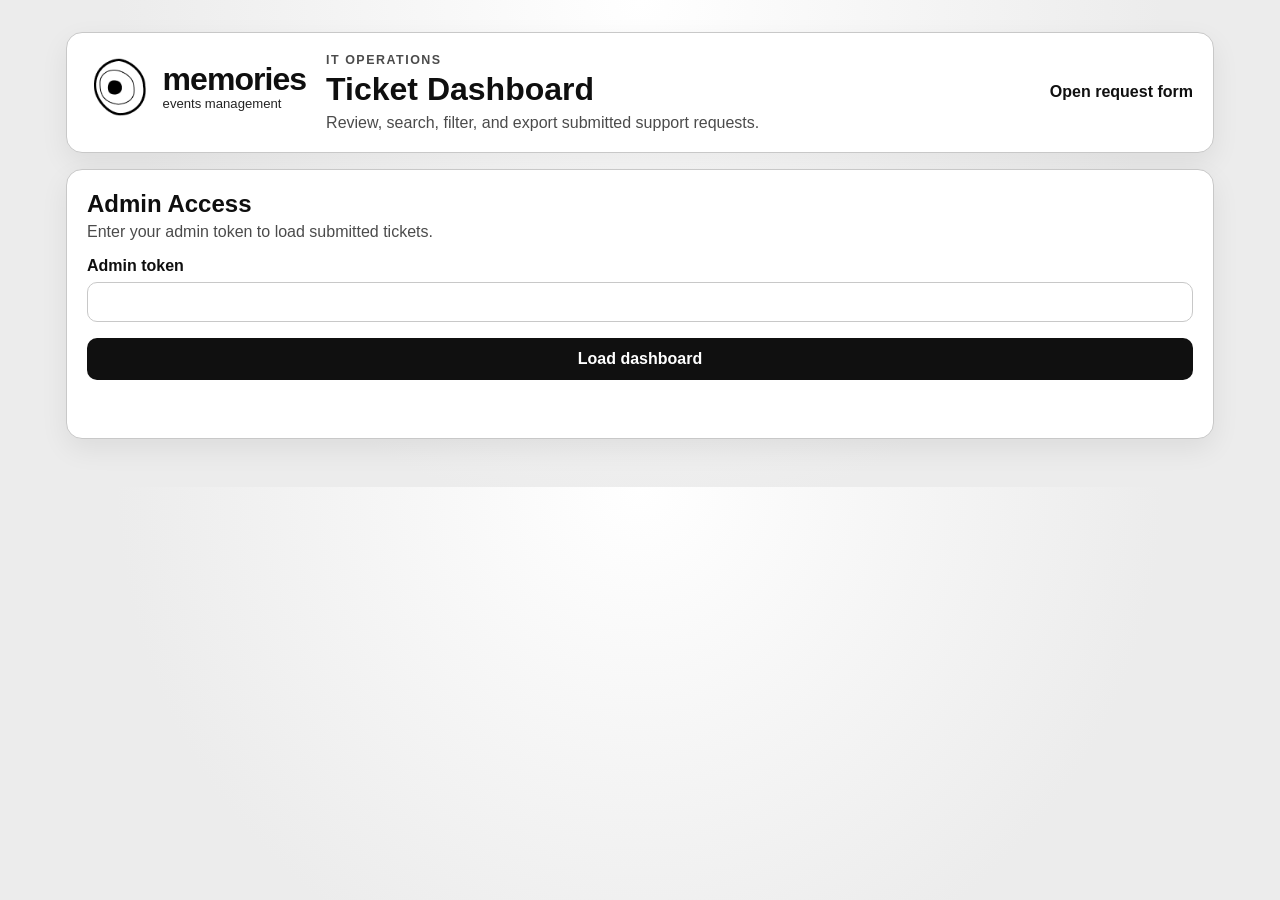
<file: public/admin.html>
<!doctype html>
<html lang="en">
  <head>
    <meta charset="UTF-8" />
    <meta name="viewport" content="width=device-width, initial-scale=1.0" />
    <title>Admin Dashboard | IT Support Tickets</title>
    <link rel="stylesheet" href="./styles.css" />
  </head>
  <body>
    <main class="admin-shell">
      <header class="admin-hero">
        <div class="brand" aria-label="Memories Events Management">
          <img class="brand-mark" src="./logo4.png" alt="" aria-hidden="true" />
          <div class="brand-text">
            <strong>memories</strong>
            <span>events management</span>
          </div>
        </div>

        <div>
          <p class="eyebrow">IT operations</p>
          <h1>Ticket Dashboard</h1>
          <p class="muted">Review, search, filter, and export submitted support requests.</p>
        </div>

        <a class="admin-link" href="./index.html">Open request form</a>
      </header>

      <section id="admin-auth-card" class="admin-card">
        <h2>Admin Access</h2>
        <p class="muted">Enter your admin token to load submitted tickets.</p>
        <form id="admin-auth-form" class="admin-auth-form">
          <label>
            Admin token
            <input type="password" name="adminToken" id="admin-token-input" autocomplete="current-password" />
          </label>
          <button type="submit">Load dashboard</button>
          <p id="admin-auth-message" class="message" aria-live="polite"></p>
        </form>
      </section>

      <section id="admin-dashboard" class="hidden">
        <div class="admin-toolbar">
          <div>
            <p class="eyebrow">Overview</p>
            <h2 id="ticket-count-heading">No tickets loaded</h2>
          </div>
          <div class="admin-actions">
            <button type="button" id="refresh-tickets-button" class="secondary-button">Refresh</button>
            <button type="button" id="export-csv-button">Export CSV</button>
          </div>
        </div>

        <div class="stats-grid" aria-label="Ticket summary">
          <article class="stat-card">
            <span>Total</span>
            <strong id="total-count">0</strong>
          </article>
          <article class="stat-card">
            <span>Open</span>
            <strong id="open-count">0</strong>
          </article>
          <article class="stat-card">
            <span>High/Critical</span>
            <strong id="urgent-count">0</strong>
          </article>
        </div>

        <form id="ticket-filters" class="filters-card">
          <label>
            Search
            <input type="search" id="ticket-search" placeholder="Name, email, department, description..." />
          </label>

          <label>
            Priority
            <select id="priority-filter">
              <option value="">All priorities</option>
              <option value="low">Low</option>
              <option value="medium">Medium</option>
              <option value="high">High</option>
              <option value="critical">Critical</option>
            </select>
          </label>
        </form>

        <div id="status-tabs" class="status-tabs" aria-label="Filter tickets by status"></div>
        <p id="admin-message" class="message" aria-live="polite"></p>
        <div id="tickets-list" class="tickets-list"></div>
      </section>
    </main>

    <div id="ticket-modal" class="modal-backdrop hidden" role="dialog" aria-modal="true" aria-labelledby="modal-ticket-title">
      <article class="ticket-modal">
        <button type="button" id="close-ticket-modal" class="modal-close" aria-label="Close ticket details">Close</button>
        <p class="eyebrow" id="modal-ticket-reference"></p>
        <h2 id="modal-ticket-title"></h2>
        <p id="modal-ticket-meta" class="muted"></p>
        <div id="modal-ticket-badges" class="ticket-badges"></div>
        <p id="modal-ticket-description" class="ticket-description"></p>
        <dl id="modal-ticket-details" class="ticket-details"></dl>
      </article>
    </div>

    <script src="./admin.js"></script>
  </body>
</html>
</file>
<file: public/styles.css>
:root {
  --bg: #ececec;
  --card: #ffffff;
  --text: #0f0f0f;
  --muted: #4b4b4b;
  --accent: #101010;
  --accent-hover: #2a2a2a;
  --border: #c8c8c8;
  --ok: #1f1f1f;
  --error: #1f1f1f;
}

* {
  box-sizing: border-box;
}

body {
  margin: 0;
  font-family: "Avenir Next", "Segoe UI", Tahoma, sans-serif;
  color: var(--text);
  background: radial-gradient(circle at top, #ffffff 0%, var(--bg) 65%);
}

.container {
  min-height: 100vh;
  display: grid;
  place-items: center;
  padding: 2rem 1rem;
}

.card {
  width: min(720px, 100%);
  background: var(--card);
  border: 1px solid var(--border);
  border-radius: 16px;
  padding: 1.5rem 1.5rem 1.75rem;
  box-shadow: 0 10px 28px rgba(0, 0, 0, 0.09);
}

.brand {
  display: inline-flex;
  align-items: center;
  gap: 0.6rem;
  margin-bottom: 0.7rem;
}

.brand-mark {
  width: 66px;
  height: 66px;
  object-fit: contain;
  display: block;
}

.brand-text {
  display: grid;
  line-height: 1;
}

.brand-text strong {
  font-size: 2rem;
  font-weight: 800;
  letter-spacing: -0.03em;
}

.brand-text span {
  font-size: 0.82rem;
  font-weight: 500;
  margin-top: 0.12rem;
  color: #232323;
}

h1 {
  margin: 0 0 0.35rem;
}

.muted {
  margin: 0;
  color: var(--muted);
}

.note {
  margin: 0.75rem 0 1.25rem;
  color: #2b2b2b;
  font-weight: 600;
}

form {
  display: grid;
  gap: 1rem;
}

.hidden {
  display: none !important;
}

label {
  display: grid;
  gap: 0.4rem;
  font-weight: 600;
}

input,
select,
textarea {
  width: 100%;
  font: inherit;
  color: inherit;
  padding: 0.65rem 0.75rem;
  border: 1px solid var(--border);
  border-radius: 10px;
  background: #fff;
}

input:focus,
select:focus,
textarea:focus {
  outline: 2px solid #d9d9d9;
  border-color: #8a8a8a;
}

button {
  font: inherit;
  font-weight: 700;
  border: 0;
  border-radius: 10px;
  padding: 0.75rem 1rem;
  background: var(--accent);
  color: #fff;
  cursor: pointer;
  transition: background-color 0.2s ease;
}

button:hover {
  background: var(--accent-hover);
}

.secondary-button {
  background: transparent;
  color: var(--accent);
  border: 1px solid var(--border);
}

.secondary-button:hover {
  background: #f2f2f2;
}

.identity-form {
  margin-top: 1rem;
}

.verified-panel {
  display: flex;
  align-items: center;
  justify-content: space-between;
  gap: 0.75rem;
  margin: 1rem 0;
  padding: 0.8rem;
  border: 1px solid var(--border);
  border-radius: 12px;
  background: #f6f6f6;
}

.verified-panel span {
  color: var(--muted);
  font-size: 0.9rem;
  font-weight: 600;
}

.verified-panel strong {
  margin-right: auto;
  overflow-wrap: anywhere;
}

.message {
  min-height: 1.35rem;
  margin: 0;
  font-weight: 600;
}

.message.ok {
  color: var(--ok);
}

.message.error {
  color: var(--error);
}

.admin-shell {
  width: min(1180px, 100%);
  margin: 0 auto;
  padding: 2rem 1rem 3rem;
}

.admin-hero,
.admin-card,
.admin-toolbar,
.filters-card,
.ticket-table,
.empty-state {
  background: var(--card);
  border: 1px solid var(--border);
  border-radius: 16px;
  box-shadow: 0 10px 28px rgba(0, 0, 0, 0.07);
}

.admin-hero {
  display: grid;
  grid-template-columns: auto 1fr auto;
  align-items: center;
  gap: 1.25rem;
  margin-bottom: 1rem;
  padding: 1.25rem;
}

.eyebrow {
  margin: 0 0 0.25rem;
  color: var(--muted);
  font-size: 0.78rem;
  font-weight: 800;
  letter-spacing: 0.12em;
  text-transform: uppercase;
}

.admin-link {
  color: var(--accent);
  font-weight: 800;
  text-decoration: none;
}

.admin-link:hover {
  text-decoration: underline;
}

.admin-card {
  padding: 1.25rem;
}

.admin-card h2,
.admin-toolbar h2 {
  margin: 0 0 0.35rem;
}

.admin-auth-form {
  margin-top: 1rem;
}

.admin-toolbar {
  display: flex;
  align-items: center;
  justify-content: space-between;
  gap: 1rem;
  margin-bottom: 1rem;
  padding: 1.25rem;
}

.admin-actions {
  display: flex;
  flex-wrap: wrap;
  gap: 0.75rem;
}

.stats-grid {
  display: grid;
  grid-template-columns: repeat(3, 1fr);
  gap: 1rem;
  margin-bottom: 1rem;
}

.stat-card {
  padding: 1rem;
  border: 1px solid var(--border);
  border-radius: 14px;
  background: linear-gradient(135deg, #ffffff, #f5f5f5);
}

.stat-card span {
  color: var(--muted);
  font-size: 0.86rem;
  font-weight: 700;
}

.stat-card strong {
  display: block;
  margin-top: 0.35rem;
  font-size: 2rem;
  line-height: 1;
}

.filters-card {
  display: grid;
  grid-template-columns: 2fr 1fr;
  gap: 1rem;
  margin-bottom: 1rem;
  padding: 1rem;
}

.status-tabs {
  display: grid;
  grid-template-columns: repeat(4, minmax(140px, 1fr));
  gap: 1rem;
  margin-top: 1rem;
  margin-bottom: 1rem;
}

.status-tab {
  display: flex;
  align-items: center;
  justify-content: space-between;
  gap: 0.75rem;
  border: 1px solid var(--border);
  border-radius: 14px;
  padding: 0.85rem 1rem;
  background: #fff;
  color: var(--text);
}

.status-tab:hover,
.status-tab.active {
  background: #111;
  color: #fff;
}

.status-tab strong {
  min-width: 2rem;
  border-radius: 999px;
  padding: 0.15rem 0.5rem;
  background: #efefef;
  color: var(--text);
  text-align: center;
}

.tickets-list {
  display: grid;
  gap: 1rem;
  margin-top: 1rem;
}

.ticket-table {
  overflow: hidden;
}

.ticket-table-header {
  display: grid;
  grid-template-columns: minmax(220px, 1.5fr) minmax(120px, 0.8fr) minmax(150px, 0.9fr) minmax(95px, 0.55fr) minmax(150px, 0.75fr);
  gap: 1rem;
  padding: 0.75rem 1rem;
  border-bottom: 1px solid var(--border);
  background: #f5f5f5;
  color: var(--muted);
  font-size: 0.78rem;
  font-weight: 800;
  letter-spacing: 0.08em;
  text-transform: uppercase;
}

.ticket-rows {
  display: grid;
}

.ticket-row {
  display: grid;
  grid-template-columns: minmax(220px, 1.5fr) minmax(120px, 0.8fr) minmax(150px, 0.9fr) minmax(95px, 0.55fr) minmax(150px, 0.75fr);
  align-items: center;
  gap: 1rem;
  width: 100%;
  border: 0;
  border-bottom: 1px solid var(--border);
  border-radius: 0;
  padding: 0.85rem 1rem;
  background: #fff;
  color: var(--text);
  text-align: left;
  cursor: pointer;
}

.ticket-row:last-child {
  border-bottom: 0;
}

.ticket-row:hover {
  background: #f7f7f7;
}

.ticket-row-main {
  display: grid;
  gap: 0.2rem;
}

.ticket-row-main span,
.ticket-row-issue,
.ticket-row-date {
  color: var(--muted);
  font-size: 0.9rem;
}

.ticket-row-issue::before {
  content: "";
  color: var(--text);
  font-weight: 800;
}

.ticket-row-date::before {
  content: "";
  color: var(--text);
  font-weight: 800;
}

.ticket-row-status {
  width: 100%;
  min-width: 0;
  padding: 0.45rem 0.55rem;
  border-radius: 8px;
}

.ticket-badges {
  display: flex;
  flex-wrap: wrap;
  justify-content: flex-end;
  gap: 0.45rem;
}

.badge {
  display: inline-flex;
  align-items: center;
  border: 1px solid var(--border);
  border-radius: 999px;
  padding: 0.25rem 0.55rem;
  background: #f4f4f4;
  font-size: 0.78rem;
  font-weight: 800;
}

.priority-high,
.priority-critical {
  background: #111;
  color: #fff;
}

.priority-medium {
  background: #e8e8e8;
}

.status-resolved,
.status-closed {
  background: #efefef;
  color: var(--muted);
}

.status-empty {
  margin: 0;
  padding: 0.9rem 1rem;
  color: var(--muted);
  font-weight: 700;
}

.ticket-row-status:disabled {
  cursor: progress;
  opacity: 0.7;
}

.ticket-description {
  margin: 1rem 0;
  line-height: 1.5;
}

.ticket-details {
  display: grid;
  grid-template-columns: repeat(2, minmax(0, 1fr));
  gap: 0.75rem 1rem;
  margin: 0;
}

.ticket-details dt {
  color: var(--muted);
  font-size: 0.78rem;
  font-weight: 800;
  text-transform: uppercase;
}

.ticket-details dd {
  margin: 0.2rem 0 0;
  overflow-wrap: anywhere;
}

.empty-state {
  padding: 1.25rem;
  color: var(--muted);
  font-weight: 700;
  text-align: center;
}

.modal-backdrop {
  position: fixed;
  inset: 0;
  z-index: 20;
  display: grid;
  place-items: center;
  padding: 1rem;
  background: rgba(0, 0, 0, 0.45);
}

.ticket-modal {
  position: relative;
  width: min(720px, 100%);
  max-height: min(780px, 90vh);
  overflow: auto;
  border: 1px solid var(--border);
  border-radius: 18px;
  padding: 1.35rem;
  background: #fff;
  box-shadow: 0 24px 80px rgba(0, 0, 0, 0.25);
}

.ticket-modal h2 {
  margin: 0 0 0.35rem;
}

.modal-close {
  position: absolute;
  top: 1rem;
  right: 1rem;
  width: auto;
  padding: 0.45rem 0.7rem;
  background: transparent;
  color: var(--accent);
  border: 1px solid var(--border);
}

.modal-close:hover {
  background: #f2f2f2;
}

@media (max-width: 640px) {
  .brand-text strong {
    font-size: 1.6rem;
  }

  .brand-mark {
    width: 54px;
    height: 54px;
  }

  .verified-panel {
    align-items: stretch;
    flex-direction: column;
  }

  .admin-hero,
  .admin-toolbar {
    align-items: stretch;
    flex-direction: column;
    display: flex;
  }

  .stats-grid,
  .filters-card,
  .ticket-details {
    grid-template-columns: 1fr;
  }

  .status-tabs {
    grid-template-columns: 1fr 1fr;
  }

  .admin-actions {
    display: grid;
  }

  .ticket-table-header {
    display: none;
  }

  .ticket-row {
    grid-template-columns: 1fr;
    gap: 0.55rem;
  }

  .ticket-row-issue::before {
    content: "Issue: ";
  }

  .ticket-row-date::before {
    content: "Created: ";
  }
}
</file>
